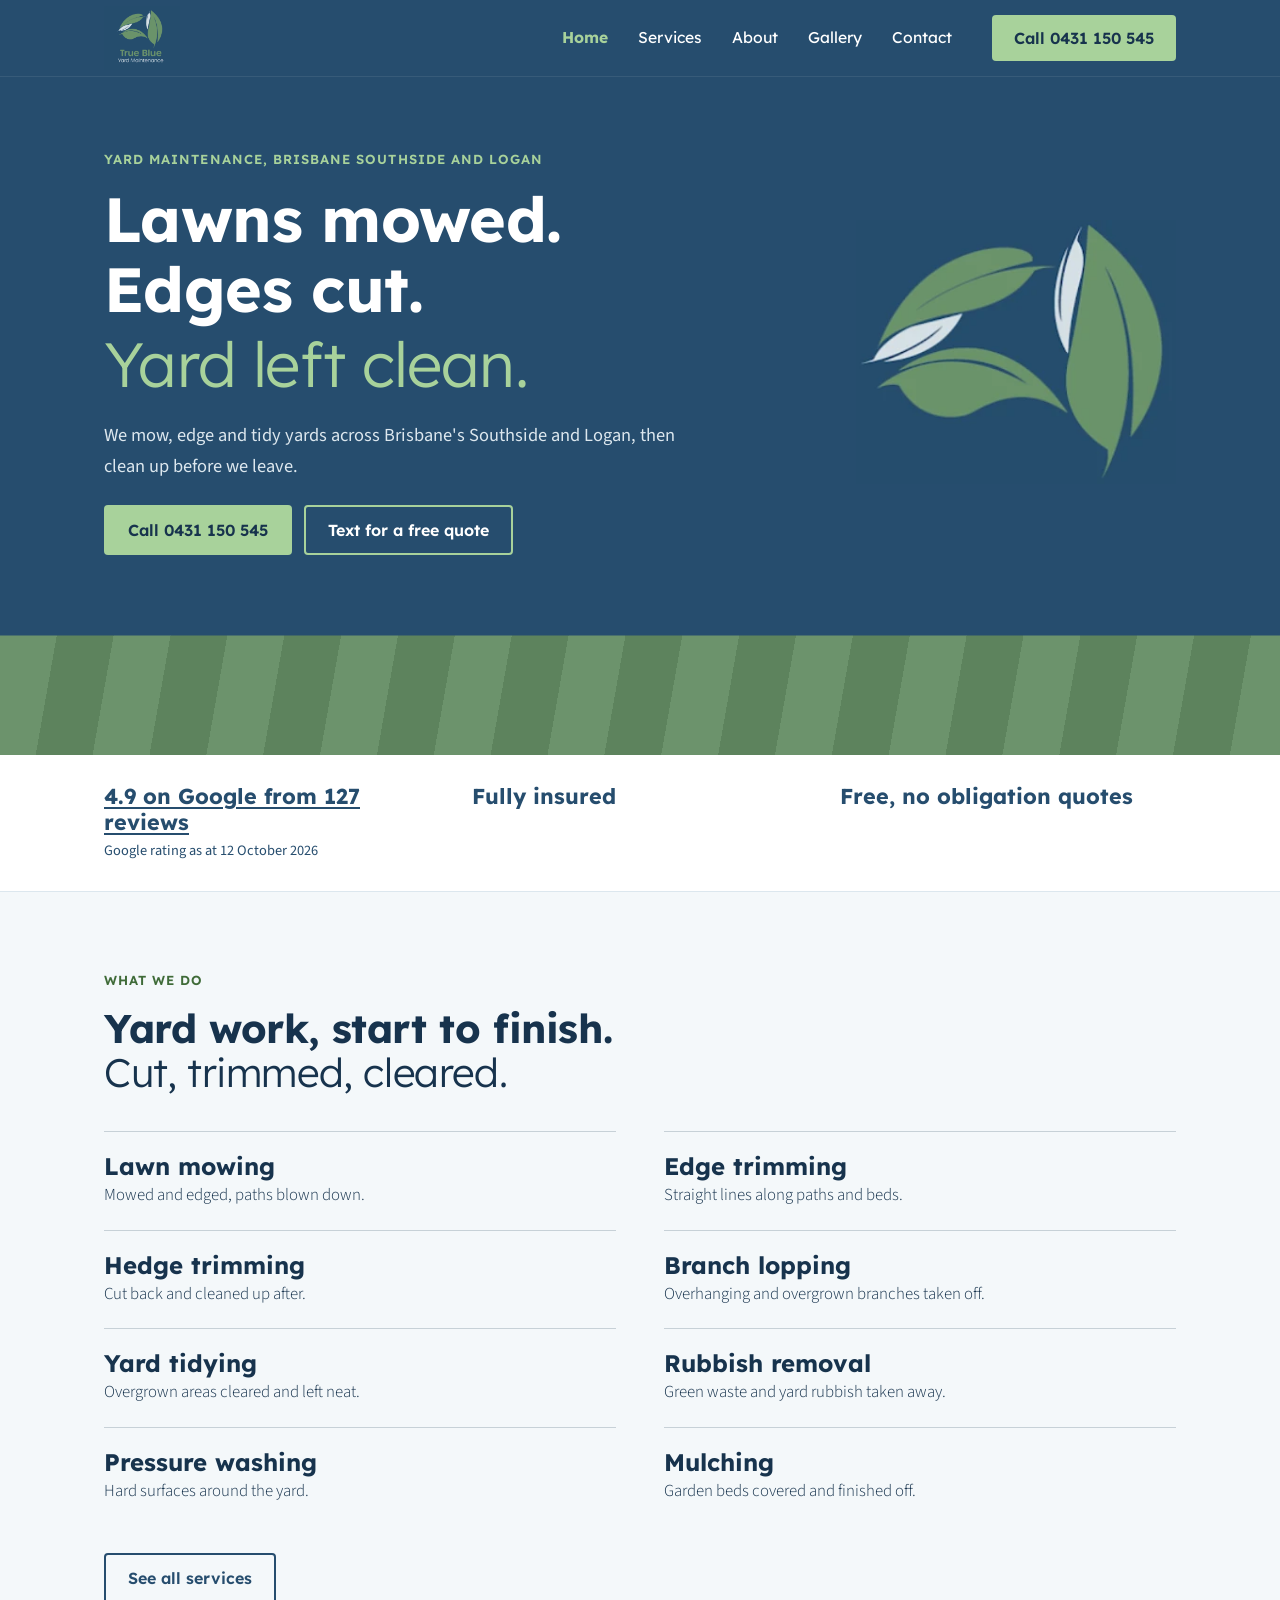
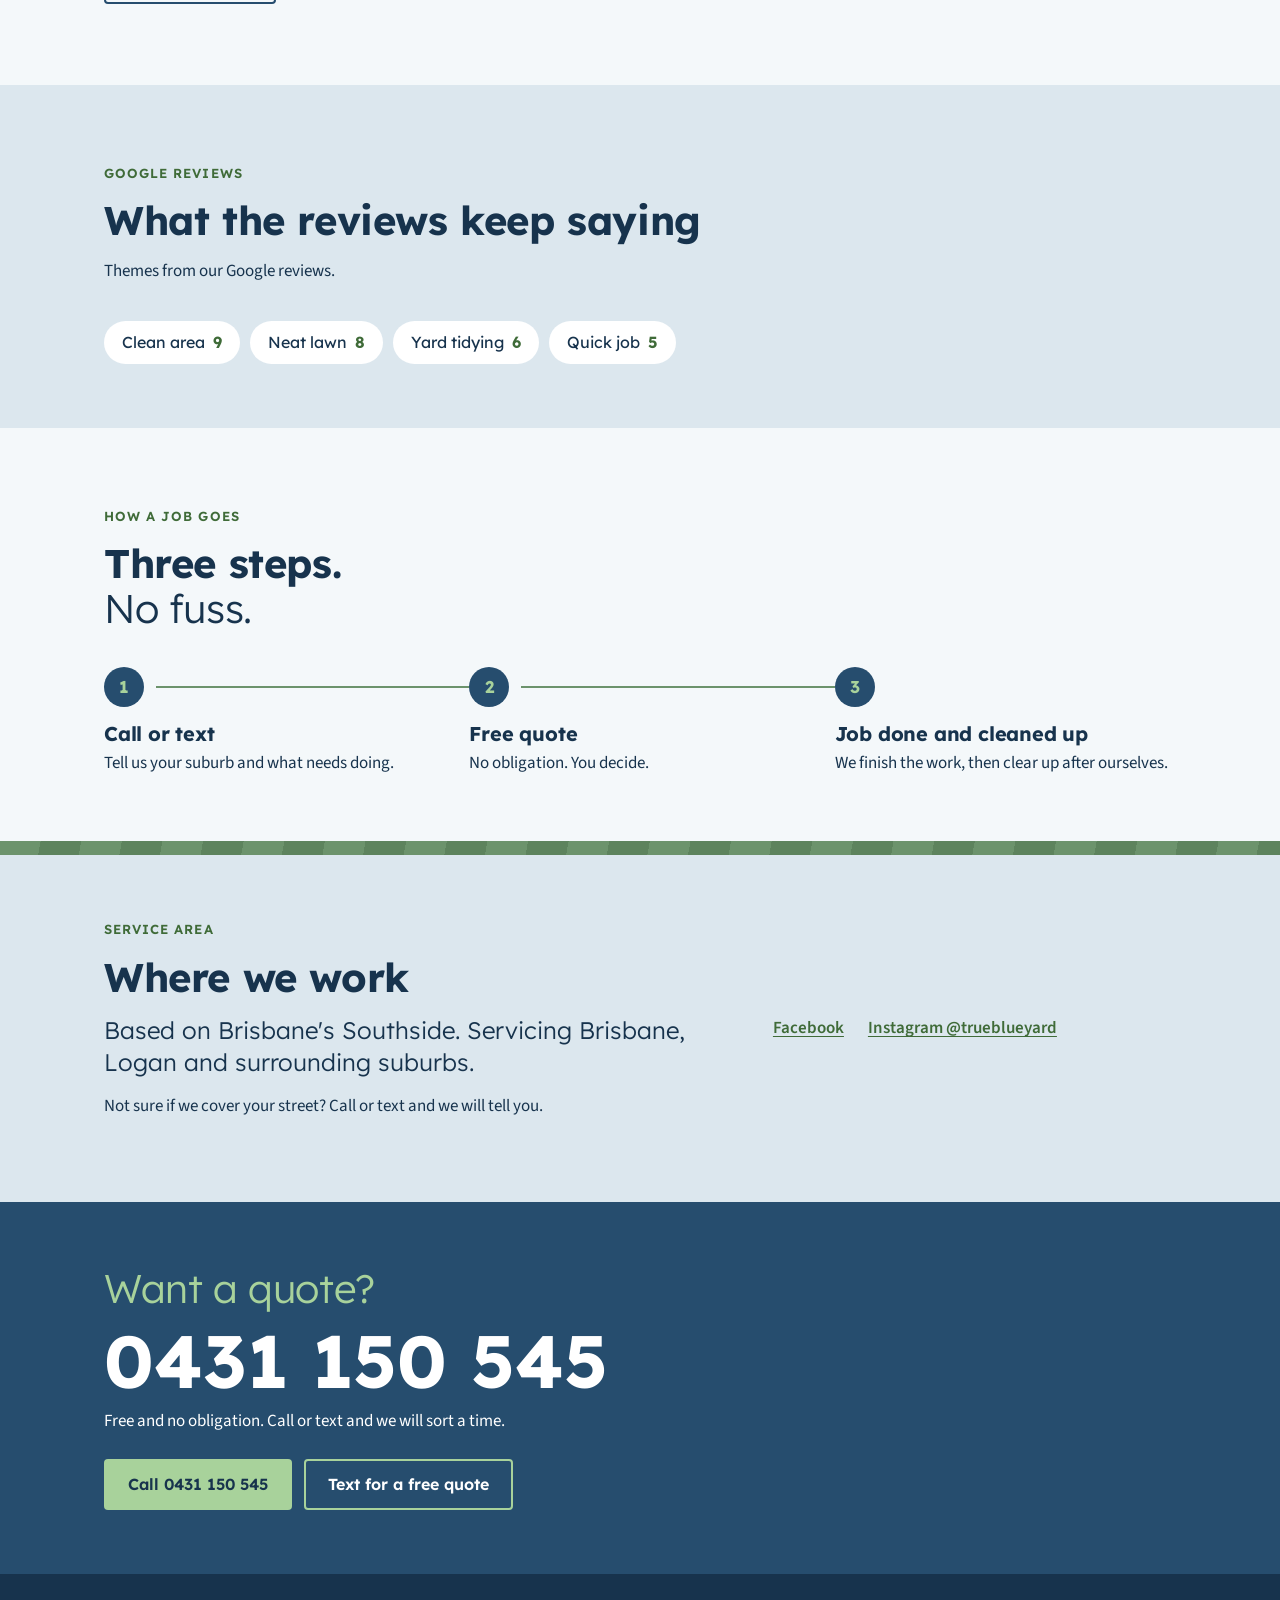
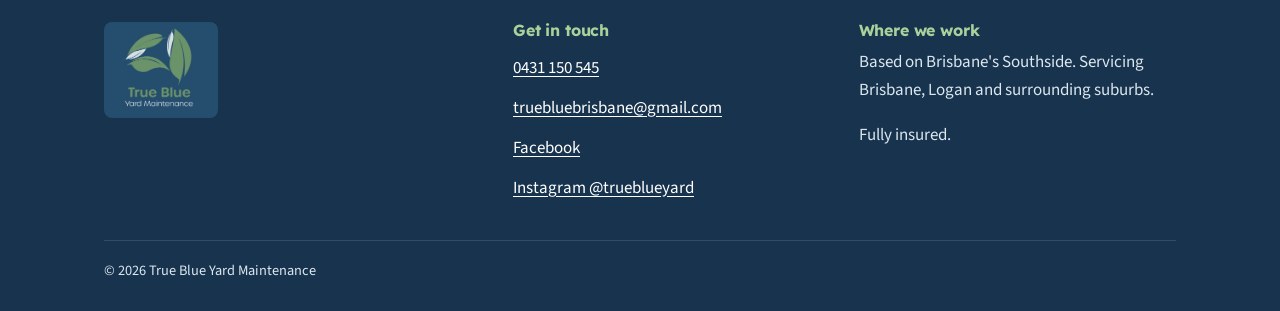
<file: index.html>
<!doctype html>
<html lang="en-AU">
<head>
<meta charset="utf-8">
<meta name="viewport" content="width=device-width, initial-scale=1">
<title>True Blue Yard Maintenance | Lawn and Yard Care, Brisbane and Logan</title>
<meta name="description" content="Lawn mowing, edging, hedge trimming and yard clean ups on Brisbane's Southside and in Logan. Fully insured, free no obligation quotes, 4.9 on Google.">
<meta property="og:type" content="website">
<meta property="og:title" content="True Blue Yard Maintenance | Lawn and Yard Care, Brisbane and Logan">
<meta property="og:description" content="Lawn mowing, edging, hedge trimming and yard clean ups on Brisbane's Southside and in Logan. Fully insured, free no obligation quotes, 4.9 on Google.">
<meta property="og:image" content="images/og-image.jpg">
<meta property="og:locale" content="en_AU">
<meta name="twitter:card" content="summary_large_image">
<meta name="twitter:title" content="True Blue Yard Maintenance | Lawn and Yard Care, Brisbane and Logan">
<meta name="twitter:description" content="Lawn mowing, edging, hedge trimming and yard clean ups on Brisbane's Southside and in Logan. Fully insured, free no obligation quotes, 4.9 on Google.">
<meta name="twitter:image" content="images/og-image.jpg">
<meta name="theme-color" content="#264d6e">
<link rel="icon" type="image/png" href="images/favicon.png">
<link rel="preconnect" href="https://fonts.googleapis.com">
<link rel="preconnect" href="https://fonts.gstatic.com" crossorigin>
<link href="https://fonts.googleapis.com/css2?family=Lexend:wght@300;700&amp;family=Source+Sans+3:wght@400;600&amp;display=swap" rel="stylesheet">
<link rel="stylesheet" href="styles.css">
<script type="application/ld+json">
{
  "@context": "https://schema.org",
  "@type": "LocalBusiness",
  "name": "True Blue Yard Maintenance",
  "telephone": "+61431150545",
  "email": "truebluebrisbane@gmail.com",
  "sameAs": [
    "https://www.facebook.com/TrueBlueYardMaintenance/",
    "https://www.instagram.com/trueblueyard/"
  ],
  "areaServed": [
    {
      "@type": "City",
      "name": "Brisbane"
    },
    {
      "@type": "City",
      "name": "Logan"
    }
  ],
  "description": "Lawn and yard maintenance on Brisbane's Southside and in Logan."
}
</script>
<script src="main.js" defer></script>
</head>
<body>
<a class="skip-link" href="#main">Skip to content</a>
<header class="site-header">
  <div class="wrap header-inner">
    <a class="brand" href="index.html" aria-label="True Blue Yard Maintenance, home">
      <picture>
        <source srcset="images/true-blue-yard-maintenance-logo.webp" type="image/webp">
        <img src="images/true-blue-yard-maintenance-logo.png" alt="True Blue Yard Maintenance logo: five leaves in a circle on navy" width="536" height="450">
      </picture>
    </a>
    <button class="nav-toggle" type="button" aria-expanded="false" aria-controls="site-nav" aria-label="Menu"><span class="nav-toggle-bars"></span></button>
    <a class="btn btn-primary header-call" href="tel:+61431150545">Call 0431 150 545</a>
    <nav class="site-nav" id="site-nav" aria-label="Main">
      <ul>
        <li><a href="index.html">Home</a></li>
        <li><a href="services.html">Services</a></li>
        <li><a href="about.html">About</a></li>
        <li><a href="gallery.html">Gallery</a></li>
        <li><a href="contact.html">Contact</a></li>
      </ul>
    </nav>
  </div>
</header>
<main id="main">
<section class="hero on-navy">
  <div class="wrap hero-inner">
    <div>
      <p class="eyebrow">Yard maintenance, Brisbane Southside and Logan</p>
      <h1><span class="heavy">Lawns mowed. Edges cut.</span><span class="light">Yard left clean.</span></h1>
      <p class="subline">We mow, edge and tidy yards across Brisbane's Southside and Logan, then clean up before we leave.</p>
      <div class="btn-row">
        <a class="btn btn-primary" href="tel:+61431150545">Call 0431 150 545</a>
        <a class="btn btn-outline" href="sms:+61431150545">Text for a free quote</a>
      </div>
    </div>
    <div class="hero-mark">
      <picture>
        <source srcset="images/true-blue-leaf-mark.webp" type="image/webp">
        <img src="images/true-blue-leaf-mark.png" alt="True Blue leaf mark: five leaves arranged in a loose circle" width="340" height="280">
      </picture>
    </div>
  </div>
  <div class="stripes" aria-hidden="true"></div>
</section>

<section class="proof" aria-label="Key facts">
  <div class="wrap proof-grid">
    <div class="proof-item">
      <span class="proof-big"><a href="https://www.google.com/maps/search/?api=1&query=True+Blue+Yard+Maintenance+Brisbane" target="_blank" rel="noopener noreferrer">4.9 on Google from 127 reviews</a></span>
      <span class="proof-small">Google rating as at 12 October 2026</span>
    </div>
    <div class="proof-item"><span class="proof-big">Fully insured</span></div>
    <div class="proof-item"><span class="proof-big">Free, no obligation quotes</span></div>
  </div>
</section>

<section class="section on-light" aria-labelledby="do-h">
  <div class="wrap">
    <div class="section-head reveal">
      <p class="eyebrow">What we do</p>
      <h2 id="do-h"><span class="heavy">Yard work, start to finish.</span><span class="light">Cut, trimmed, cleared.</span></h2>
    </div>
    <ul class="service-index reveal">
      <li><strong>Lawn mowing</strong><span>Mowed and edged, paths blown down.</span></li>
      <li><strong>Edge trimming</strong><span>Straight lines along paths and beds.</span></li>
      <li><strong>Hedge trimming</strong><span>Cut back and cleaned up after.</span></li>
      <li><strong>Branch lopping</strong><span>Overhanging and overgrown branches taken off.</span></li>
      <li><strong>Yard tidying</strong><span>Overgrown areas cleared and left neat.</span></li>
      <li><strong>Rubbish removal</strong><span>Green waste and yard rubbish taken away.</span></li>
      <li><strong>Pressure washing</strong><span>Hard surfaces around the yard.</span></li>
      <li><strong>Mulching</strong><span>Garden beds covered and finished off.</span></li>
    </ul>
    <p class="more-link"><a class="btn btn-line" href="services.html">See all services</a></p>
  </div>
</section>

<section class="section section-mist on-light" aria-labelledby="rev-h">
  <div class="wrap">
    <div class="section-head reveal">
      <p class="eyebrow dark">Google reviews</p>
      <h2 id="rev-h"><span class="heavy">What the reviews keep saying</span></h2>
      <p>Themes from our Google reviews.</p>
    </div>
    <ul class="chips small reveal">
      <li>Clean area <b>9</b></li>
      <li>Neat lawn <b>8</b></li>
      <li>Yard tidying <b>6</b></li>
      <li>Quick job <b>5</b></li>
    </ul>
  </div>
</section>

<section class="section on-light" aria-labelledby="job-h">
  <div class="wrap">
    <div class="section-head reveal">
      <p class="eyebrow">How a job goes</p>
      <h2 id="job-h"><span class="heavy">Three steps.</span><span class="light">No fuss.</span></h2>
    </div>
    <ol class="steps reveal">
      <li data-step="1"><h3>Call or text</h3><p>Tell us your suburb and what needs doing.</p></li>
      <li data-step="2"><h3>Free quote</h3><p>No obligation. You decide.</p></li>
      <li data-step="3"><h3>Job done and cleaned up</h3><p>We finish the work, then clear up after ourselves.</p></li>
    </ol>
  </div>
</section>

<span class="edge" aria-hidden="true"></span>
<section class="section section-mist on-light" aria-labelledby="area-h">
  <div class="wrap area reveal">
    <div>
      <p class="eyebrow dark">Service area</p>
      <h2 id="area-h"><span class="heavy">Where we work</span></h2>
      <p class="big">Based on Brisbane's Southside. Servicing Brisbane, Logan and surrounding suburbs.</p>
      <p>Not sure if we cover your street? Call or text and we will tell you.</p>
    </div>
    <ul class="social-list">
      <li><a href="https://www.facebook.com/TrueBlueYardMaintenance/" target="_blank" rel="noopener noreferrer">Facebook</a></li>
      <li><a href="https://www.instagram.com/trueblueyard/" target="_blank" rel="noopener noreferrer">Instagram @trueblueyard</a></li>
    </ul>
  </div>
</section>

<section class="call-band on-navy" aria-labelledby="quote-h">
  <div class="wrap reveal">
    <h2 id="quote-h">Want a quote?</h2>
    <a class="phone-huge" href="tel:+61431150545">0431 150 545</a>
    <p>Free and no obligation. Call or text and we will sort a time.</p>
    <div class="btn-row">
      <a class="btn btn-primary" href="tel:+61431150545">Call 0431 150 545</a>
      <a class="btn btn-outline" href="sms:+61431150545">Text for a free quote</a>
    </div>
  </div>
</section>
</main>
<footer class="site-footer">
  <div class="wrap">
    <div class="footer-grid">
      <div>
        <picture>
          <source srcset="images/true-blue-yard-maintenance-logo.webp" type="image/webp">
          <img src="images/true-blue-yard-maintenance-logo.png" alt="True Blue Yard Maintenance logo" width="536" height="450" loading="lazy">
        </picture>
      </div>
      <div>
        <h2>Get in touch</h2>
        <ul>
          <li><a href="tel:+61431150545">0431 150 545</a></li>
          <li><a href="mailto:truebluebrisbane@gmail.com?subject=Quote%20request">truebluebrisbane@gmail.com</a></li>
          <li><a href="https://www.facebook.com/TrueBlueYardMaintenance/" target="_blank" rel="noopener noreferrer">Facebook</a></li>
          <li><a href="https://www.instagram.com/trueblueyard/" target="_blank" rel="noopener noreferrer">Instagram @trueblueyard</a></li>
        </ul>
      </div>
      <div>
        <h2>Where we work</h2>
        <p>Based on Brisbane's Southside. Servicing Brisbane, Logan and surrounding suburbs.</p>
        <p>Fully insured.</p>
      </div>
    </div>
    <div class="footer-base">&copy; 2026 True Blue Yard Maintenance</div>
  </div>
</footer>
</body>
</html>
</file>
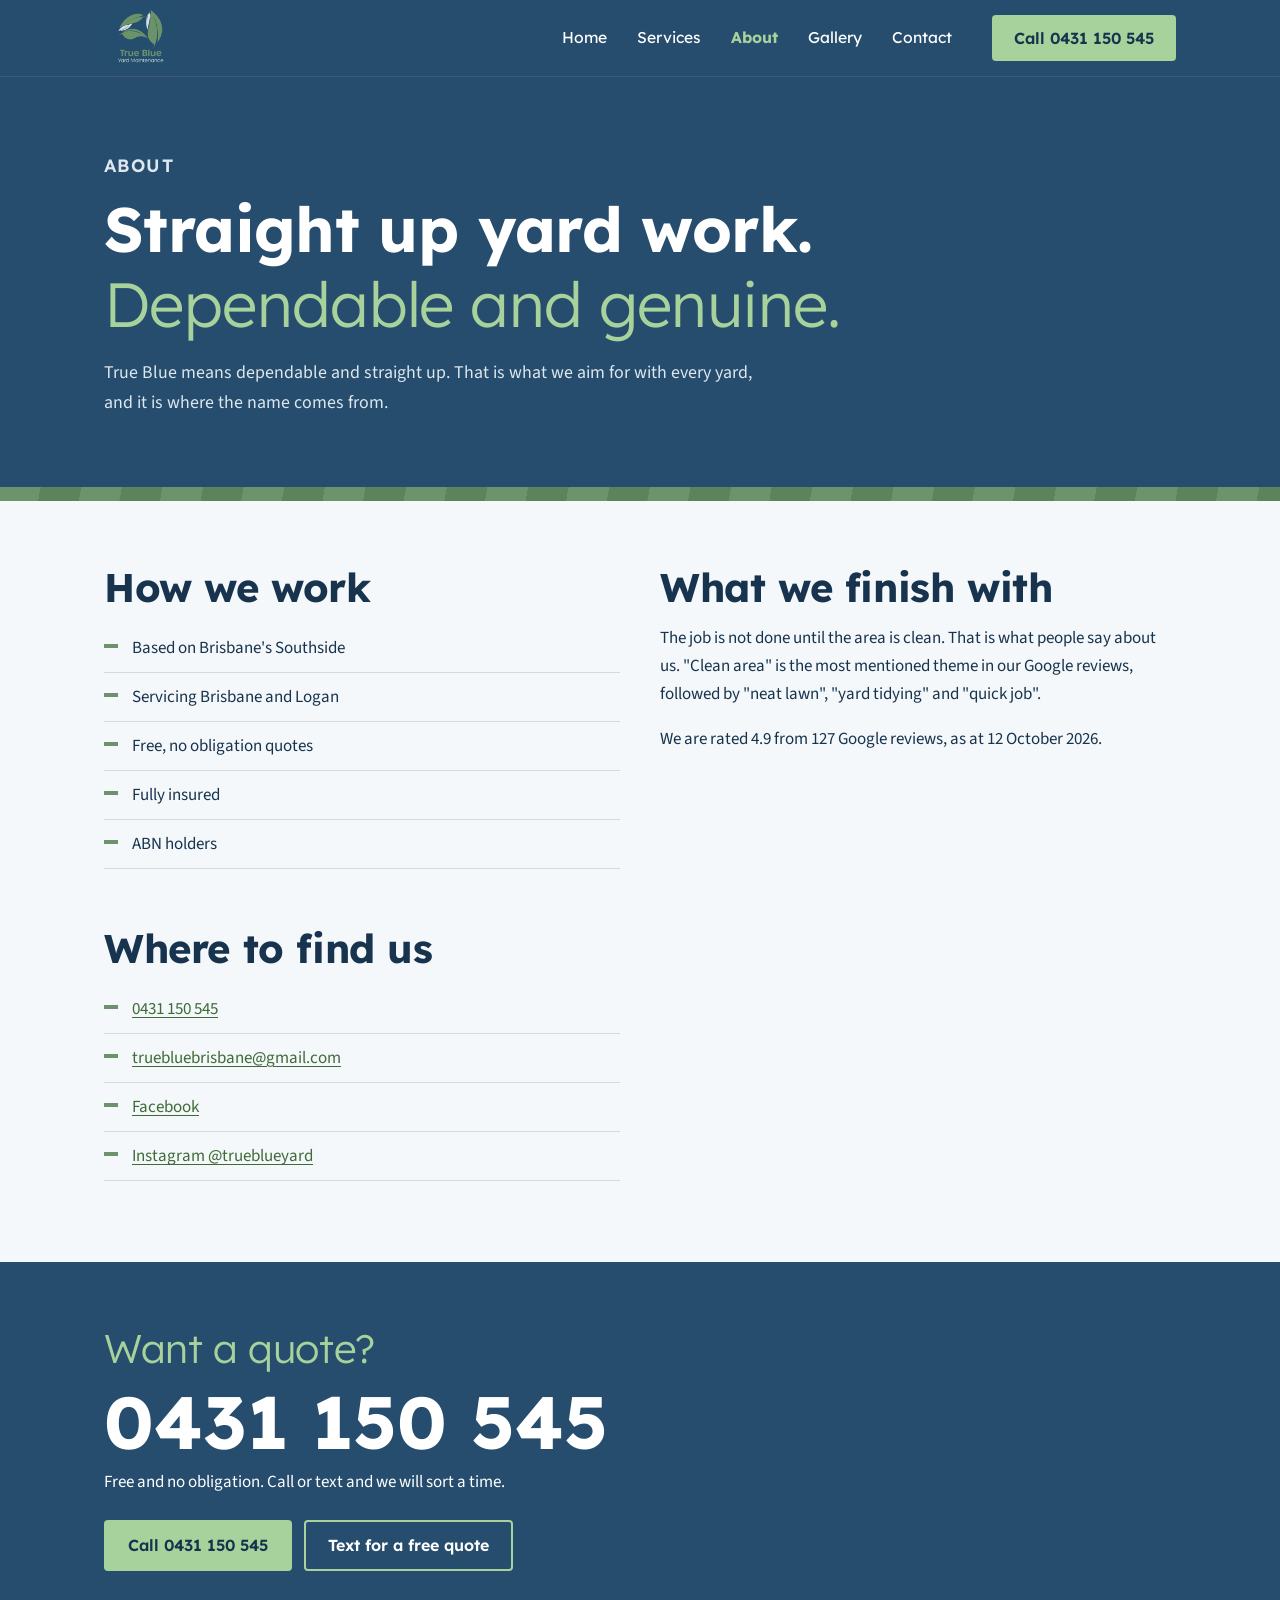
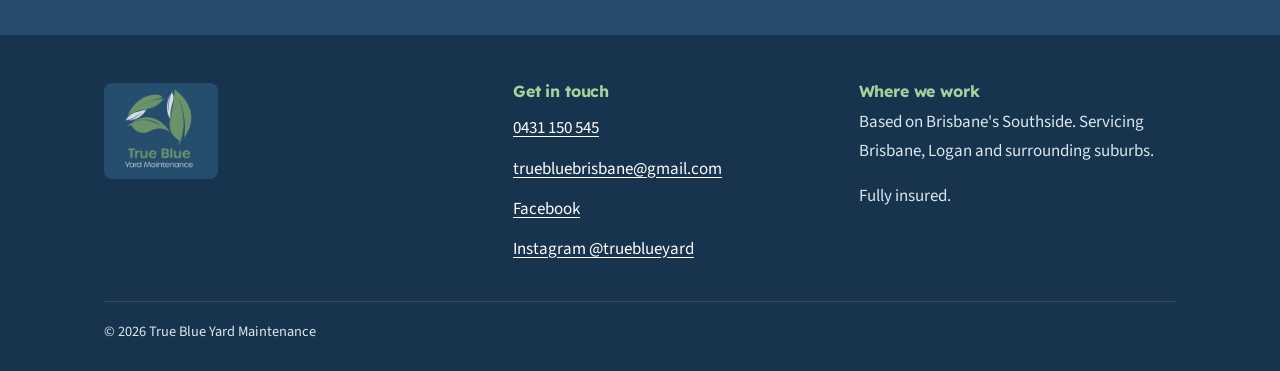
<file: about.html>
<!doctype html>
<html lang="en-AU">
<head>
<meta charset="utf-8">
<meta name="viewport" content="width=device-width, initial-scale=1">
<title>About True Blue Yard Maintenance | Brisbane Southside and Logan</title>
<meta name="description" content="True Blue Yard Maintenance is a fully insured yard crew on Brisbane's Southside, servicing Brisbane and Logan. Free quotes, and the area left clean.">
<meta property="og:type" content="website">
<meta property="og:title" content="About True Blue Yard Maintenance | Brisbane Southside and Logan">
<meta property="og:description" content="True Blue Yard Maintenance is a fully insured yard crew on Brisbane's Southside, servicing Brisbane and Logan. Free quotes, and the area left clean.">
<meta property="og:image" content="images/og-image.jpg">
<meta property="og:locale" content="en_AU">
<meta name="twitter:card" content="summary_large_image">
<meta name="twitter:title" content="About True Blue Yard Maintenance | Brisbane Southside and Logan">
<meta name="twitter:description" content="True Blue Yard Maintenance is a fully insured yard crew on Brisbane's Southside, servicing Brisbane and Logan. Free quotes, and the area left clean.">
<meta name="twitter:image" content="images/og-image.jpg">
<meta name="theme-color" content="#264d6e">
<link rel="icon" type="image/png" href="images/favicon.png">
<link rel="preconnect" href="https://fonts.googleapis.com">
<link rel="preconnect" href="https://fonts.gstatic.com" crossorigin>
<link href="https://fonts.googleapis.com/css2?family=Lexend:wght@300;700&amp;family=Source+Sans+3:wght@400;600&amp;display=swap" rel="stylesheet">
<link rel="stylesheet" href="styles.css">
<script src="main.js" defer></script>
</head>
<body>
<a class="skip-link" href="#main">Skip to content</a>
<header class="site-header">
  <div class="wrap header-inner">
    <a class="brand" href="index.html" aria-label="True Blue Yard Maintenance, home">
      <picture>
        <source srcset="images/true-blue-yard-maintenance-logo.webp" type="image/webp">
        <img src="images/true-blue-yard-maintenance-logo.png" alt="True Blue Yard Maintenance logo: five leaves in a circle on navy" width="536" height="450">
      </picture>
    </a>
    <button class="nav-toggle" type="button" aria-expanded="false" aria-controls="site-nav" aria-label="Menu"><span class="nav-toggle-bars"></span></button>
    <a class="btn btn-primary header-call" href="tel:+61431150545">Call 0431 150 545</a>
    <nav class="site-nav" id="site-nav" aria-label="Main">
      <ul>
        <li><a href="index.html">Home</a></li>
        <li><a href="services.html">Services</a></li>
        <li><a href="about.html">About</a></li>
        <li><a href="gallery.html">Gallery</a></li>
        <li><a href="contact.html">Contact</a></li>
      </ul>
    </nav>
  </div>
</header>
<main id="main">
<section class="page-hero on-navy">
  <div class="wrap">
    <p class="eyebrow">About</p>
    <h1><span class="heavy">Straight up yard work.</span><span class="light">Dependable and genuine.</span></h1>
    <p>True Blue means dependable and straight up. That is what we aim for with every yard, and it is where the name comes from.</p>
  </div>
</section>
<span class="edge" aria-hidden="true"></span>
<section class="section on-light">
  <div class="wrap about-grid">
    <div class="about-block reveal">
      <h2>How we work</h2>
      <ul class="fact-list">
        <li>Based on Brisbane's Southside</li>
        <li>Servicing Brisbane and Logan</li>
        <li>Free, no obligation quotes</li>
        <li>Fully insured</li>
        <li>ABN holders</li>
      </ul>
    </div>
    <div class="about-block reveal">
      <h2>What we finish with</h2>
      <p>The job is not done until the area is clean. That is what people say about us. "Clean area" is the most mentioned theme in our Google reviews, followed by "neat lawn", "yard tidying" and "quick job".</p>
      <p>We are rated 4.9 from 127 Google reviews, as at 12 October 2026.</p>
    </div>
    <div class="about-block reveal">
      <h2>Where to find us</h2>
      <ul class="fact-list">
        <li><a href="tel:+61431150545">0431 150 545</a></li>
        <li><a href="mailto:truebluebrisbane@gmail.com?subject=Quote%20request">truebluebrisbane@gmail.com</a></li>
        <li><a href="https://www.facebook.com/TrueBlueYardMaintenance/" target="_blank" rel="noopener noreferrer">Facebook</a></li>
        <li><a href="https://www.instagram.com/trueblueyard/" target="_blank" rel="noopener noreferrer">Instagram @trueblueyard</a></li>
      </ul>
    </div>
  </div>
</section>
<section class="call-band on-navy" aria-labelledby="quote-h">
  <div class="wrap reveal">
    <h2 id="quote-h">Want a quote?</h2>
    <a class="phone-huge" href="tel:+61431150545">0431 150 545</a>
    <p>Free and no obligation. Call or text and we will sort a time.</p>
    <div class="btn-row">
      <a class="btn btn-primary" href="tel:+61431150545">Call 0431 150 545</a>
      <a class="btn btn-outline" href="sms:+61431150545">Text for a free quote</a>
    </div>
  </div>
</section>
</main>
<footer class="site-footer">
  <div class="wrap">
    <div class="footer-grid">
      <div>
        <picture>
          <source srcset="images/true-blue-yard-maintenance-logo.webp" type="image/webp">
          <img src="images/true-blue-yard-maintenance-logo.png" alt="True Blue Yard Maintenance logo" width="536" height="450" loading="lazy">
        </picture>
      </div>
      <div>
        <h2>Get in touch</h2>
        <ul>
          <li><a href="tel:+61431150545">0431 150 545</a></li>
          <li><a href="mailto:truebluebrisbane@gmail.com?subject=Quote%20request">truebluebrisbane@gmail.com</a></li>
          <li><a href="https://www.facebook.com/TrueBlueYardMaintenance/" target="_blank" rel="noopener noreferrer">Facebook</a></li>
          <li><a href="https://www.instagram.com/trueblueyard/" target="_blank" rel="noopener noreferrer">Instagram @trueblueyard</a></li>
        </ul>
      </div>
      <div>
        <h2>Where we work</h2>
        <p>Based on Brisbane's Southside. Servicing Brisbane, Logan and surrounding suburbs.</p>
        <p>Fully insured.</p>
      </div>
    </div>
    <div class="footer-base">&copy; 2026 True Blue Yard Maintenance</div>
  </div>
</footer>
</body>
</html>
</file>
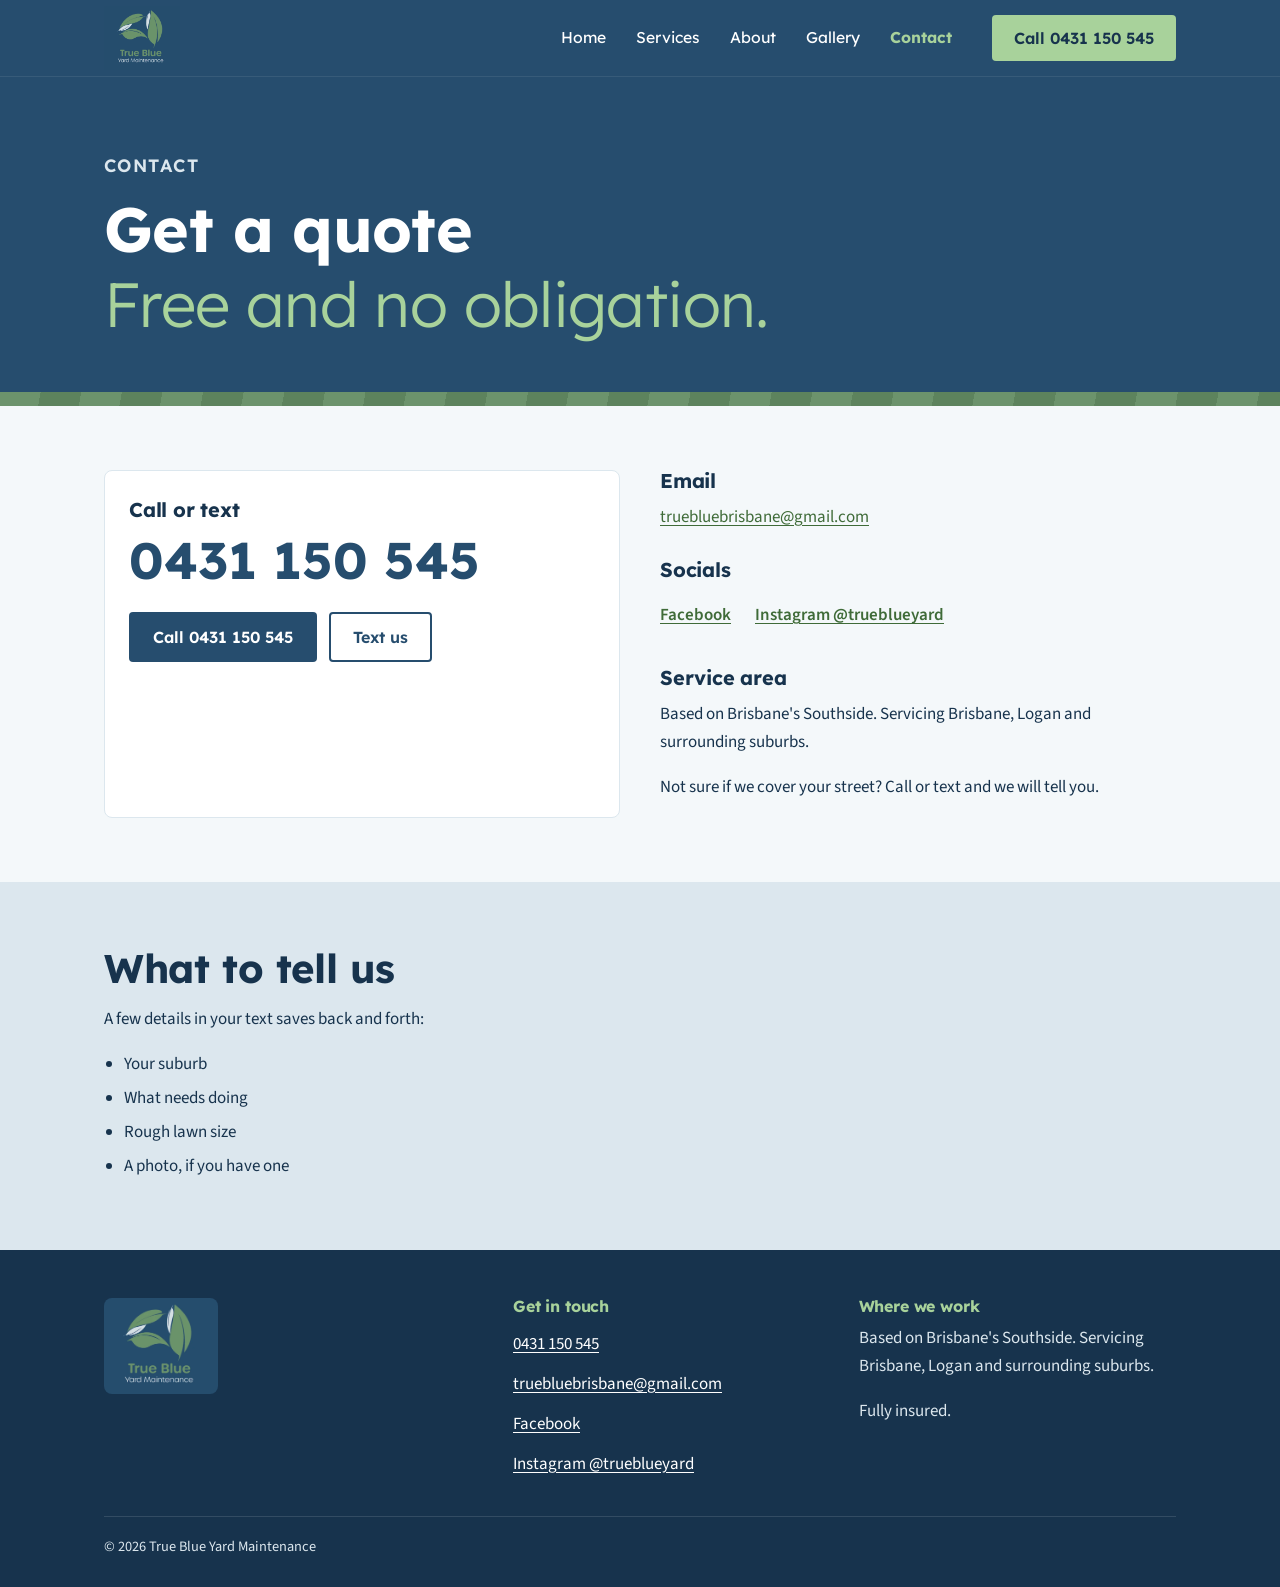
<file: contact.html>
<!doctype html>
<html lang="en-AU">
<head>
<meta charset="utf-8">
<meta name="viewport" content="width=device-width, initial-scale=1">
<title>Get a Quote | True Blue Yard Maintenance, Brisbane and Logan</title>
<meta name="description" content="Call or text True Blue Yard Maintenance for a free, no obligation quote on lawn mowing and yard work in Brisbane's Southside and Logan.">
<meta property="og:type" content="website">
<meta property="og:title" content="Get a Quote | True Blue Yard Maintenance, Brisbane and Logan">
<meta property="og:description" content="Call or text True Blue Yard Maintenance for a free, no obligation quote on lawn mowing and yard work in Brisbane's Southside and Logan.">
<meta property="og:image" content="images/og-image.jpg">
<meta property="og:locale" content="en_AU">
<meta name="twitter:card" content="summary_large_image">
<meta name="twitter:title" content="Get a Quote | True Blue Yard Maintenance, Brisbane and Logan">
<meta name="twitter:description" content="Call or text True Blue Yard Maintenance for a free, no obligation quote on lawn mowing and yard work in Brisbane's Southside and Logan.">
<meta name="twitter:image" content="images/og-image.jpg">
<meta name="theme-color" content="#264d6e">
<link rel="icon" type="image/png" href="images/favicon.png">
<link rel="preconnect" href="https://fonts.googleapis.com">
<link rel="preconnect" href="https://fonts.gstatic.com" crossorigin>
<link href="https://fonts.googleapis.com/css2?family=Lexend:wght@300;700&amp;family=Source+Sans+3:wght@400;600&amp;display=swap" rel="stylesheet">
<link rel="stylesheet" href="styles.css">
<script src="main.js" defer></script>
</head>
<body>
<a class="skip-link" href="#main">Skip to content</a>
<header class="site-header">
  <div class="wrap header-inner">
    <a class="brand" href="index.html" aria-label="True Blue Yard Maintenance, home">
      <picture>
        <source srcset="images/true-blue-yard-maintenance-logo.webp" type="image/webp">
        <img src="images/true-blue-yard-maintenance-logo.png" alt="True Blue Yard Maintenance logo: five leaves in a circle on navy" width="536" height="450">
      </picture>
    </a>
    <button class="nav-toggle" type="button" aria-expanded="false" aria-controls="site-nav" aria-label="Menu"><span class="nav-toggle-bars"></span></button>
    <a class="btn btn-primary header-call" href="tel:+61431150545">Call 0431 150 545</a>
    <nav class="site-nav" id="site-nav" aria-label="Main">
      <ul>
        <li><a href="index.html">Home</a></li>
        <li><a href="services.html">Services</a></li>
        <li><a href="about.html">About</a></li>
        <li><a href="gallery.html">Gallery</a></li>
        <li><a href="contact.html">Contact</a></li>
      </ul>
    </nav>
  </div>
</header>
<main id="main">
<section class="page-hero on-navy">
  <div class="wrap">
    <p class="eyebrow">Contact</p>
    <h1><span class="heavy">Get a quote</span><span class="light">Free and no obligation.</span></h1>
  </div>
</section>
<span class="edge" aria-hidden="true"></span>
<section class="section on-light">
  <div class="wrap contact-grid">
    <div class="contact-card reveal">
      <h2>Call or text</h2>
      <a class="phone-huge" href="tel:+61431150545">0431 150 545</a>
      <div class="btn-row">
        <a class="btn btn-dark" href="tel:+61431150545">Call 0431 150 545</a>
        <a class="btn btn-line" href="sms:+61431150545">Text us</a>
      </div>
    </div>
    <div class="reveal">
      <h2 class="h-sm">Email</h2>
      <p><a href="mailto:truebluebrisbane@gmail.com?subject=Quote%20request">truebluebrisbane@gmail.com</a></p>
      <h2 class="h-sm h-gap">Socials</h2>
      <ul class="social-list">
        <li><a href="https://www.facebook.com/TrueBlueYardMaintenance/" target="_blank" rel="noopener noreferrer">Facebook</a></li>
        <li><a href="https://www.instagram.com/trueblueyard/" target="_blank" rel="noopener noreferrer">Instagram @trueblueyard</a></li>
      </ul>
      <h2 class="h-sm h-gap">Service area</h2>
      <p>Based on Brisbane's Southside. Servicing Brisbane, Logan and surrounding suburbs.</p>
      <p>Not sure if we cover your street? Call or text and we will tell you.</p>
    </div>
  </div>
</section>
<section class="section section-mist on-light">
  <div class="wrap reveal">
    <h2 class="h-mb">What to tell us</h2>
    <p>A few details in your text saves back and forth:</p>
    <ul class="checklist">
      <li>Your suburb</li>
      <li>What needs doing</li>
      <li>Rough lawn size</li>
      <li>A photo, if you have one</li>
    </ul>
  </div>
</section>
</main>
<footer class="site-footer">
  <div class="wrap">
    <div class="footer-grid">
      <div>
        <picture>
          <source srcset="images/true-blue-yard-maintenance-logo.webp" type="image/webp">
          <img src="images/true-blue-yard-maintenance-logo.png" alt="True Blue Yard Maintenance logo" width="536" height="450" loading="lazy">
        </picture>
      </div>
      <div>
        <h2>Get in touch</h2>
        <ul>
          <li><a href="tel:+61431150545">0431 150 545</a></li>
          <li><a href="mailto:truebluebrisbane@gmail.com?subject=Quote%20request">truebluebrisbane@gmail.com</a></li>
          <li><a href="https://www.facebook.com/TrueBlueYardMaintenance/" target="_blank" rel="noopener noreferrer">Facebook</a></li>
          <li><a href="https://www.instagram.com/trueblueyard/" target="_blank" rel="noopener noreferrer">Instagram @trueblueyard</a></li>
        </ul>
      </div>
      <div>
        <h2>Where we work</h2>
        <p>Based on Brisbane's Southside. Servicing Brisbane, Logan and surrounding suburbs.</p>
        <p>Fully insured.</p>
      </div>
    </div>
    <div class="footer-base">&copy; 2026 True Blue Yard Maintenance</div>
  </div>
</footer>
</body>
</html>
</file>
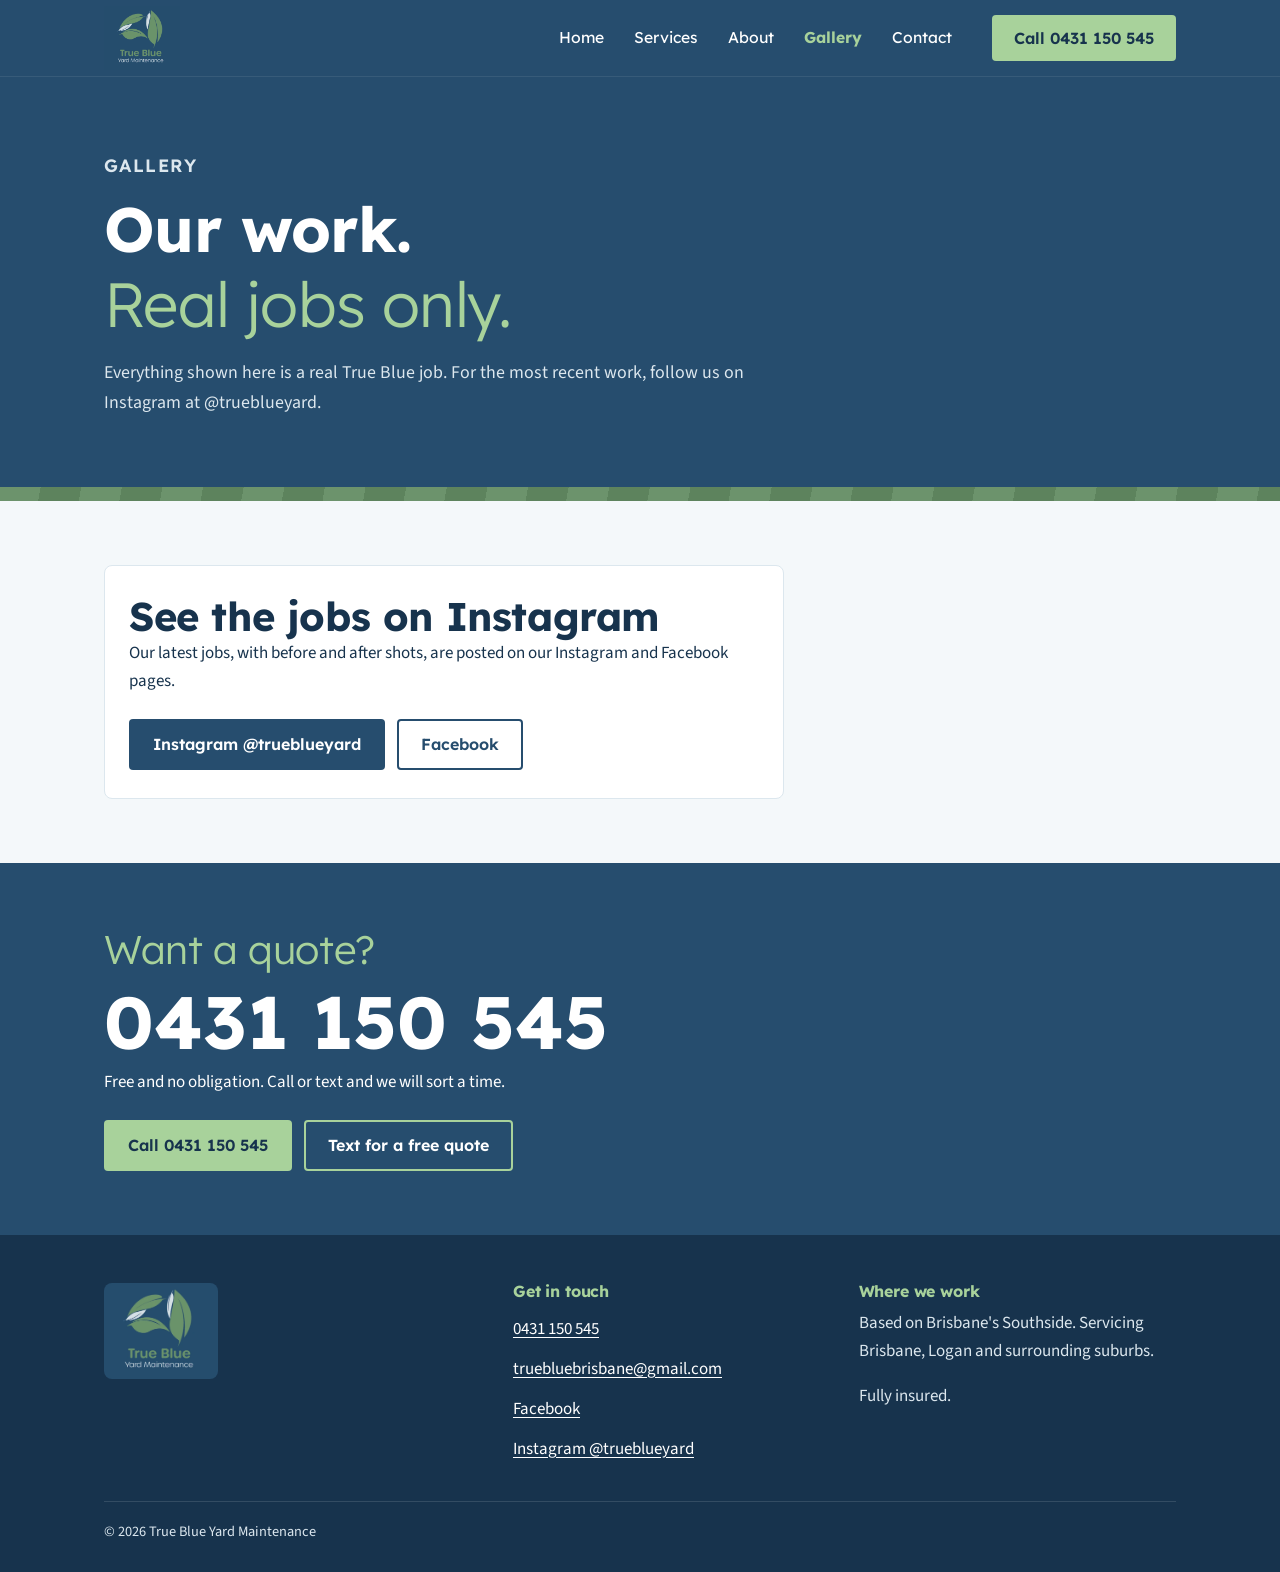
<file: gallery.html>
<!doctype html>
<html lang="en-AU">
<head>
<meta charset="utf-8">
<meta name="viewport" content="width=device-width, initial-scale=1">
<title>Gallery | True Blue Yard Maintenance, Brisbane and Logan</title>
<meta name="description" content="Recent lawn, hedge and yard clean up jobs by True Blue Yard Maintenance in Brisbane and Logan. More on Instagram @trueblueyard.">
<meta property="og:type" content="website">
<meta property="og:title" content="Gallery | True Blue Yard Maintenance, Brisbane and Logan">
<meta property="og:description" content="Recent lawn, hedge and yard clean up jobs by True Blue Yard Maintenance in Brisbane and Logan. More on Instagram @trueblueyard.">
<meta property="og:image" content="images/og-image.jpg">
<meta property="og:locale" content="en_AU">
<meta name="twitter:card" content="summary_large_image">
<meta name="twitter:title" content="Gallery | True Blue Yard Maintenance, Brisbane and Logan">
<meta name="twitter:description" content="Recent lawn, hedge and yard clean up jobs by True Blue Yard Maintenance in Brisbane and Logan. More on Instagram @trueblueyard.">
<meta name="twitter:image" content="images/og-image.jpg">
<meta name="theme-color" content="#264d6e">
<link rel="icon" type="image/png" href="images/favicon.png">
<link rel="preconnect" href="https://fonts.googleapis.com">
<link rel="preconnect" href="https://fonts.gstatic.com" crossorigin>
<link href="https://fonts.googleapis.com/css2?family=Lexend:wght@300;700&amp;family=Source+Sans+3:wght@400;600&amp;display=swap" rel="stylesheet">
<link rel="stylesheet" href="styles.css">
<script src="main.js" defer></script>
</head>
<body>
<a class="skip-link" href="#main">Skip to content</a>
<header class="site-header">
  <div class="wrap header-inner">
    <a class="brand" href="index.html" aria-label="True Blue Yard Maintenance, home">
      <picture>
        <source srcset="images/true-blue-yard-maintenance-logo.webp" type="image/webp">
        <img src="images/true-blue-yard-maintenance-logo.png" alt="True Blue Yard Maintenance logo: five leaves in a circle on navy" width="536" height="450">
      </picture>
    </a>
    <button class="nav-toggle" type="button" aria-expanded="false" aria-controls="site-nav" aria-label="Menu"><span class="nav-toggle-bars"></span></button>
    <a class="btn btn-primary header-call" href="tel:+61431150545">Call 0431 150 545</a>
    <nav class="site-nav" id="site-nav" aria-label="Main">
      <ul>
        <li><a href="index.html">Home</a></li>
        <li><a href="services.html">Services</a></li>
        <li><a href="about.html">About</a></li>
        <li><a href="gallery.html">Gallery</a></li>
        <li><a href="contact.html">Contact</a></li>
      </ul>
    </nav>
  </div>
</header>
<main id="main">
<section class="page-hero on-navy">
  <div class="wrap">
    <p class="eyebrow">Gallery</p>
    <h1><span class="heavy">Our work.</span><span class="light">Real jobs only.</span></h1>
    <p>Everything shown here is a real True Blue job. For the most recent work, follow us on Instagram at @trueblueyard.</p>
  </div>
</section>
<span class="edge" aria-hidden="true"></span>
<section class="section on-light">
  <div class="wrap">
    <div class="gallery-note">
      <h2>See the jobs on Instagram</h2>
      <p>Our latest jobs, with before and after shots, are posted on our Instagram and Facebook pages.</p>
      <div class="btn-row">
        <a class="btn btn-dark" href="https://www.instagram.com/trueblueyard/" target="_blank" rel="noopener noreferrer">Instagram @trueblueyard</a>
        <a class="btn btn-line" href="https://www.facebook.com/TrueBlueYardMaintenance/" target="_blank" rel="noopener noreferrer">Facebook</a>
      </div>
    </div>
  </div>
</section>
<section class="call-band on-navy" aria-labelledby="quote-h">
  <div class="wrap reveal">
    <h2 id="quote-h">Want a quote?</h2>
    <a class="phone-huge" href="tel:+61431150545">0431 150 545</a>
    <p>Free and no obligation. Call or text and we will sort a time.</p>
    <div class="btn-row">
      <a class="btn btn-primary" href="tel:+61431150545">Call 0431 150 545</a>
      <a class="btn btn-outline" href="sms:+61431150545">Text for a free quote</a>
    </div>
  </div>
</section>
</main>
<footer class="site-footer">
  <div class="wrap">
    <div class="footer-grid">
      <div>
        <picture>
          <source srcset="images/true-blue-yard-maintenance-logo.webp" type="image/webp">
          <img src="images/true-blue-yard-maintenance-logo.png" alt="True Blue Yard Maintenance logo" width="536" height="450" loading="lazy">
        </picture>
      </div>
      <div>
        <h2>Get in touch</h2>
        <ul>
          <li><a href="tel:+61431150545">0431 150 545</a></li>
          <li><a href="mailto:truebluebrisbane@gmail.com?subject=Quote%20request">truebluebrisbane@gmail.com</a></li>
          <li><a href="https://www.facebook.com/TrueBlueYardMaintenance/" target="_blank" rel="noopener noreferrer">Facebook</a></li>
          <li><a href="https://www.instagram.com/trueblueyard/" target="_blank" rel="noopener noreferrer">Instagram @trueblueyard</a></li>
        </ul>
      </div>
      <div>
        <h2>Where we work</h2>
        <p>Based on Brisbane's Southside. Servicing Brisbane, Logan and surrounding suburbs.</p>
        <p>Fully insured.</p>
      </div>
    </div>
    <div class="footer-base">&copy; 2026 True Blue Yard Maintenance</div>
  </div>
</footer>
</body>
</html>
</file>
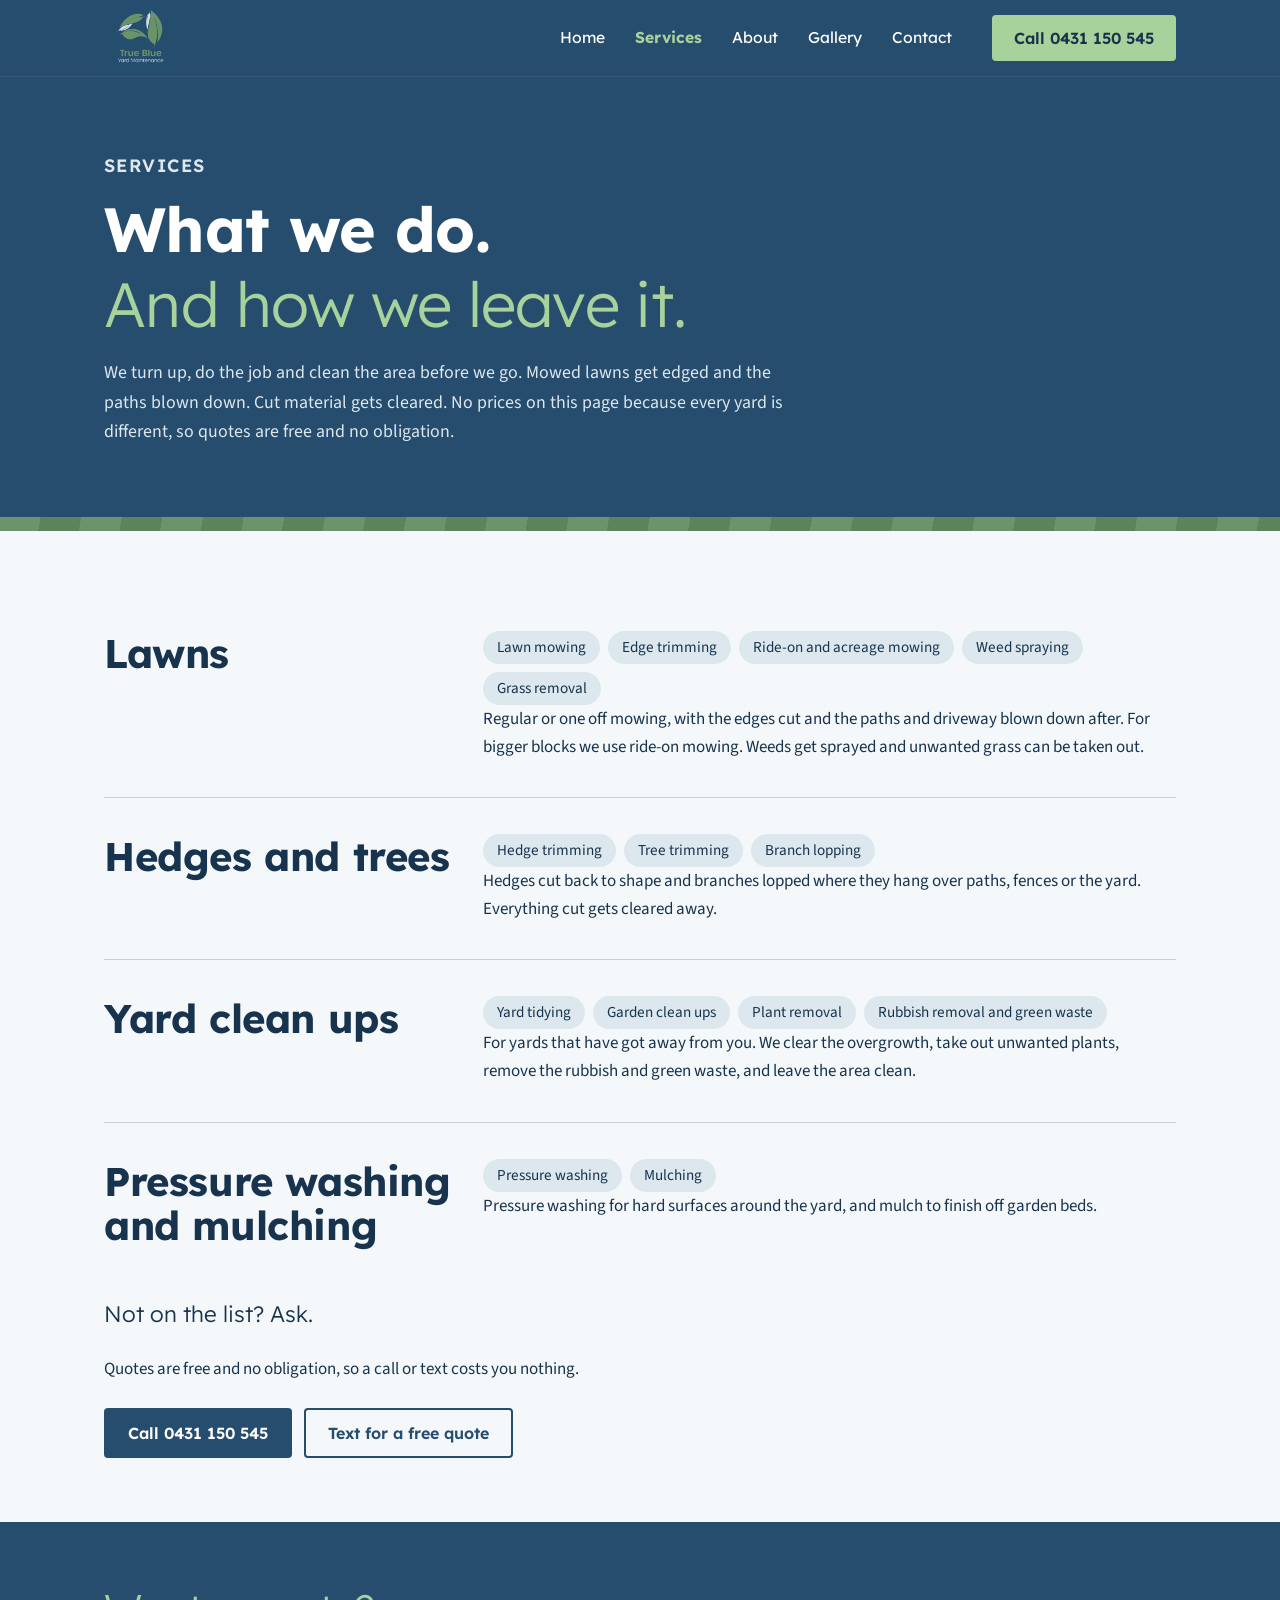
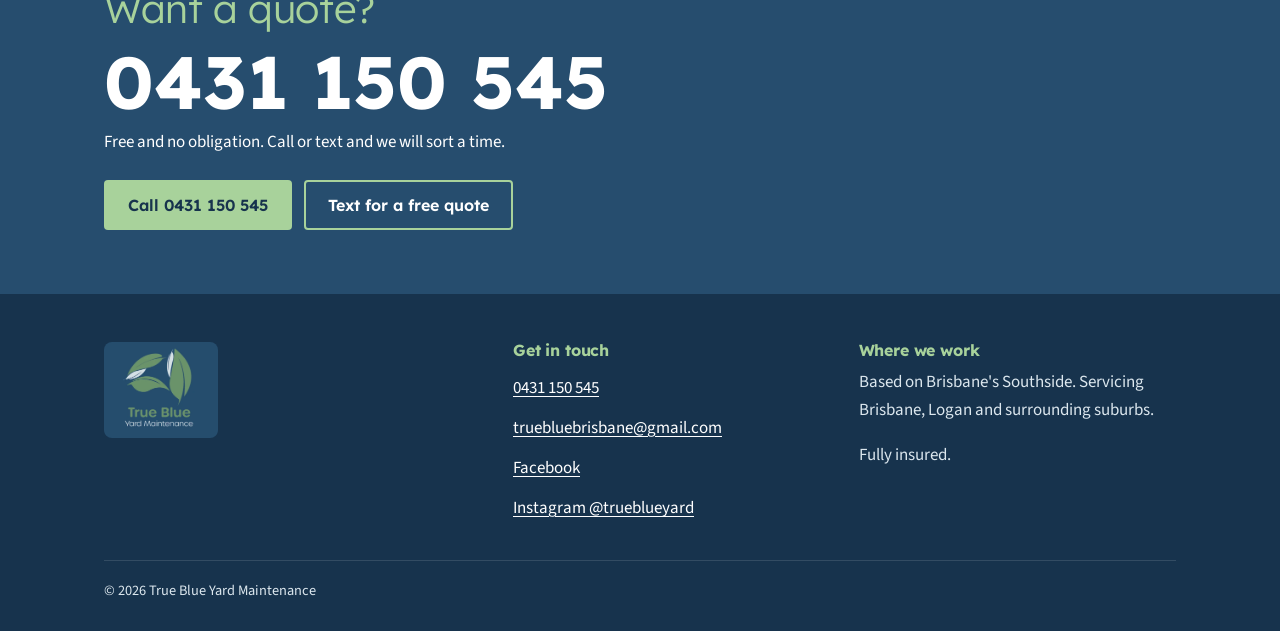
<file: services.html>
<!doctype html>
<html lang="en-AU">
<head>
<meta charset="utf-8">
<meta name="viewport" content="width=device-width, initial-scale=1">
<title>Lawn Mowing, Hedges and Yard Clean Ups | True Blue Yard Maintenance</title>
<meta name="description" content="Lawn mowing, edge trimming, hedge trimming, yard clean ups and pressure washing across Brisbane's Southside and Logan. Free, no obligation quotes.">
<meta property="og:type" content="website">
<meta property="og:title" content="Lawn Mowing, Hedges and Yard Clean Ups | True Blue Yard Maintenance">
<meta property="og:description" content="Lawn mowing, edge trimming, hedge trimming, yard clean ups and pressure washing across Brisbane's Southside and Logan. Free, no obligation quotes.">
<meta property="og:image" content="images/og-image.jpg">
<meta property="og:locale" content="en_AU">
<meta name="twitter:card" content="summary_large_image">
<meta name="twitter:title" content="Lawn Mowing, Hedges and Yard Clean Ups | True Blue Yard Maintenance">
<meta name="twitter:description" content="Lawn mowing, edge trimming, hedge trimming, yard clean ups and pressure washing across Brisbane's Southside and Logan. Free, no obligation quotes.">
<meta name="twitter:image" content="images/og-image.jpg">
<meta name="theme-color" content="#264d6e">
<link rel="icon" type="image/png" href="images/favicon.png">
<link rel="preconnect" href="https://fonts.googleapis.com">
<link rel="preconnect" href="https://fonts.gstatic.com" crossorigin>
<link href="https://fonts.googleapis.com/css2?family=Lexend:wght@300;700&amp;family=Source+Sans+3:wght@400;600&amp;display=swap" rel="stylesheet">
<link rel="stylesheet" href="styles.css">
<script src="main.js" defer></script>
</head>
<body>
<a class="skip-link" href="#main">Skip to content</a>
<header class="site-header">
  <div class="wrap header-inner">
    <a class="brand" href="index.html" aria-label="True Blue Yard Maintenance, home">
      <picture>
        <source srcset="images/true-blue-yard-maintenance-logo.webp" type="image/webp">
        <img src="images/true-blue-yard-maintenance-logo.png" alt="True Blue Yard Maintenance logo: five leaves in a circle on navy" width="536" height="450">
      </picture>
    </a>
    <button class="nav-toggle" type="button" aria-expanded="false" aria-controls="site-nav" aria-label="Menu"><span class="nav-toggle-bars"></span></button>
    <a class="btn btn-primary header-call" href="tel:+61431150545">Call 0431 150 545</a>
    <nav class="site-nav" id="site-nav" aria-label="Main">
      <ul>
        <li><a href="index.html">Home</a></li>
        <li><a href="services.html">Services</a></li>
        <li><a href="about.html">About</a></li>
        <li><a href="gallery.html">Gallery</a></li>
        <li><a href="contact.html">Contact</a></li>
      </ul>
    </nav>
  </div>
</header>
<main id="main">
<section class="page-hero on-navy">
  <div class="wrap">
    <p class="eyebrow">Services</p>
    <h1><span class="heavy">What we do.</span><span class="light">And how we leave it.</span></h1>
    <p>We turn up, do the job and clean the area before we go. Mowed lawns get edged and the paths blown down. Cut material gets cleared. No prices on this page because every yard is different, so quotes are free and no obligation.</p>
  </div>
</section>
<span class="edge" aria-hidden="true"></span>
<section class="section on-light">
  <div class="wrap">
    <div class="service-group reveal">
      <h2>Lawns</h2>
      <div>
        <ul class="tags"><li>Lawn mowing</li><li>Edge trimming</li><li>Ride-on and acreage mowing</li><li>Weed spraying</li><li>Grass removal</li></ul>
        <p>Regular or one off mowing, with the edges cut and the paths and driveway blown down after. For bigger blocks we use ride-on mowing. Weeds get sprayed and unwanted grass can be taken out.</p>
      </div>
    </div>
    <div class="service-group reveal">
      <h2>Hedges and trees</h2>
      <div>
        <ul class="tags"><li>Hedge trimming</li><li>Tree trimming</li><li>Branch lopping</li></ul>
        <p>Hedges cut back to shape and branches lopped where they hang over paths, fences or the yard. Everything cut gets cleared away.</p>
      </div>
    </div>
    <div class="service-group reveal">
      <h2>Yard clean ups</h2>
      <div>
        <ul class="tags"><li>Yard tidying</li><li>Garden clean ups</li><li>Plant removal</li><li>Rubbish removal and green waste</li></ul>
        <p>For yards that have got away from you. We clear the overgrowth, take out unwanted plants, remove the rubbish and green waste, and leave the area clean.</p>
      </div>
    </div>
    <div class="service-group reveal">
      <h2>Pressure washing and mulching</h2>
      <div>
        <ul class="tags"><li>Pressure washing</li><li>Mulching</li></ul>
        <p>Pressure washing for hard surfaces around the yard, and mulch to finish off garden beds.</p>
      </div>
    </div>
    <p class="ask-line">Not on the list? Ask.</p>
    <p>Quotes are free and no obligation, so a call or text costs you nothing.</p>
    <div class="btn-row"><a class="btn btn-dark" href="tel:+61431150545">Call 0431 150 545</a><a class="btn btn-line" href="sms:+61431150545">Text for a free quote</a></div>
  </div>
</section>
<section class="call-band on-navy" aria-labelledby="quote-h">
  <div class="wrap reveal">
    <h2 id="quote-h">Want a quote?</h2>
    <a class="phone-huge" href="tel:+61431150545">0431 150 545</a>
    <p>Free and no obligation. Call or text and we will sort a time.</p>
    <div class="btn-row">
      <a class="btn btn-primary" href="tel:+61431150545">Call 0431 150 545</a>
      <a class="btn btn-outline" href="sms:+61431150545">Text for a free quote</a>
    </div>
  </div>
</section>
</main>
<footer class="site-footer">
  <div class="wrap">
    <div class="footer-grid">
      <div>
        <picture>
          <source srcset="images/true-blue-yard-maintenance-logo.webp" type="image/webp">
          <img src="images/true-blue-yard-maintenance-logo.png" alt="True Blue Yard Maintenance logo" width="536" height="450" loading="lazy">
        </picture>
      </div>
      <div>
        <h2>Get in touch</h2>
        <ul>
          <li><a href="tel:+61431150545">0431 150 545</a></li>
          <li><a href="mailto:truebluebrisbane@gmail.com?subject=Quote%20request">truebluebrisbane@gmail.com</a></li>
          <li><a href="https://www.facebook.com/TrueBlueYardMaintenance/" target="_blank" rel="noopener noreferrer">Facebook</a></li>
          <li><a href="https://www.instagram.com/trueblueyard/" target="_blank" rel="noopener noreferrer">Instagram @trueblueyard</a></li>
        </ul>
      </div>
      <div>
        <h2>Where we work</h2>
        <p>Based on Brisbane's Southside. Servicing Brisbane, Logan and surrounding suburbs.</p>
        <p>Fully insured.</p>
      </div>
    </div>
    <div class="footer-base">&copy; 2026 True Blue Yard Maintenance</div>
  </div>
</footer>
</body>
</html>
</file>
<file: styles.css>
/* True Blue Yard Maintenance. Palette sampled from the supplied logo. */
:root {
  --navy: #264d6e;
  --navy-deep: #17334d;
  --leaf: #6c936c;
  --leaf-dark: #5d835d;
  --leaf-bright: #a8d29b;
  --leaf-ink: #3f6b38;
  --mist: #dce7ee;
  --paper: #f4f8fa;
  --white: #ffffff;
  --font-display: "Lexend", "Segoe UI", system-ui, sans-serif;
  --font-body: "Source Sans 3", "Segoe UI", system-ui, sans-serif;
  --gutter: 16px;
  --max: 1120px;
}

*, *::before, *::after { box-sizing: border-box; }
html { scroll-behavior: smooth; -webkit-text-size-adjust: 100%; }
body {
  margin: 0;
  background: var(--paper);
  color: var(--navy-deep);
  font-family: var(--font-body);
  font-size: 17px;
  line-height: 1.65;
}
img, picture { display: block; max-width: 100%; height: auto; }
a { color: var(--leaf-ink); text-underline-offset: 3px; }
a:hover { color: var(--navy); }
:focus-visible { outline: 3px solid var(--leaf-bright); outline-offset: 3px; border-radius: 2px; }
.on-light :focus-visible, main :focus-visible { outline-color: var(--navy); }
.on-navy :focus-visible, .site-header :focus-visible, .site-footer :focus-visible { outline-color: var(--leaf-bright); }

.skip-link {
  position: absolute; left: var(--gutter); top: -60px; z-index: 100;
  background: var(--leaf-bright); color: var(--navy-deep); padding: 10px 16px; font-weight: 600;
}
.skip-link:focus { top: 8px; }

.wrap { width: 100%; max-width: var(--max); margin: 0 auto; padding: 0 var(--gutter); }

h1, h2, h3 { font-family: var(--font-display); line-height: 1.12; margin: 0; letter-spacing: -0.01em; }
h1 { font-size: clamp(2.1rem, 8vw, 3.9rem); }
h2 { font-size: clamp(1.7rem, 5vw, 2.5rem); }
h3 { font-size: 1.25rem; }
.heavy { font-weight: 700; display: block; }
.light { font-weight: 300; display: block; }
p { margin: 0 0 1em; }
.eyebrow {
  font-family: var(--font-display); font-weight: 600; font-size: 0.82rem;
  letter-spacing: 0.08em; text-transform: uppercase; margin: 0 0 14px; color: var(--leaf-bright);
}
.on-light .eyebrow, .eyebrow.dark { color: var(--leaf-ink); }

/* Buttons */
.btn {
  display: inline-flex; align-items: center; justify-content: center; min-height: 48px;
  padding: 10px 22px; border-radius: 4px; font-family: var(--font-display); font-weight: 600;
  font-size: 1rem; text-decoration: none; border: 2px solid transparent;
  transition: background-color .15s, color .15s, border-color .15s;
}
.btn-primary { background: var(--leaf-bright); color: var(--navy-deep); }
.btn-primary:hover { background: var(--white); color: var(--navy-deep); }
.btn-outline { border-color: var(--leaf-bright); color: var(--white); background: transparent; }
.btn-outline:hover { background: var(--leaf-bright); color: var(--navy-deep); }
.btn-dark { background: var(--navy); color: var(--white); }
.btn-dark:hover { background: var(--navy-deep); color: var(--white); }
.btn-line { border-color: var(--navy); color: var(--navy); }
.btn-line:hover { background: var(--navy); color: var(--white); }
.btn-row { display: flex; flex-wrap: wrap; gap: 12px; margin-top: 24px; }

/* Header */
.site-header { background: var(--navy); color: var(--white); position: sticky; top: 0; z-index: 50; border-bottom: 1px solid rgba(255,255,255,.08); }
.header-inner { display: flex; align-items: center; gap: 12px; min-height: 76px; }
.brand { display: block; line-height: 0; margin-right: auto; flex: none; }
.brand img { height: 64px; width: auto; }
.nav-toggle {
  width: 48px; height: 48px; background: transparent; color: var(--white);
  border: 2px solid rgba(255,255,255,.35); border-radius: 4px; cursor: pointer;
  display: inline-flex; align-items: center; justify-content: center; order: 3;
}
.nav-toggle-bars, .nav-toggle-bars::before, .nav-toggle-bars::after {
  display: block; width: 20px; height: 2px; background: currentColor; position: relative; content: "";
}
.nav-toggle-bars::before { position: absolute; top: -6px; }
.nav-toggle-bars::after { position: absolute; top: 6px; }
.header-call { padding: 8px 14px; min-height: 44px; font-size: 0.9rem; order: 2; white-space: nowrap; }
.site-nav { display: none; position: absolute; left: 0; right: 0; top: 100%; background: var(--navy-deep); padding: 8px var(--gutter) 16px; }
.site-nav.is-open { display: block; }
.site-nav ul { list-style: none; margin: 0 auto; padding: 0; max-width: var(--max); }
.site-nav a {
  display: block; padding: 12px 0; min-height: 48px; color: var(--white); text-decoration: none;
  font-family: var(--font-display); font-weight: 400; border-bottom: 1px solid rgba(255,255,255,.1);
}
.site-nav a:hover { color: var(--leaf-bright); }
.site-nav a[aria-current="page"] { color: var(--leaf-bright); font-weight: 700; }

/* Hero */
.hero { background: var(--navy); color: var(--white); position: relative; }
.hero-inner { display: grid; gap: 32px; padding-top: 44px; padding-bottom: 56px; }
.hero h1 .light { color: var(--leaf-bright); margin-top: 6px; }
.hero .subline { font-size: 1.15rem; max-width: 34em; margin-top: 20px; color: var(--mist); }
.hero-mark {
  display: flex; align-items: center; justify-content: center;
  max-width: 420px; justify-self: start;
}
.hero-mark img { width: 100%; max-width: 320px; }
.stripes {
  height: 96px; background: repeating-linear-gradient(100deg, var(--leaf) 0 56px, var(--leaf-dark) 56px 112px);
  display: block;
}
html.js .stripes { clip-path: inset(0 100% 0 0); }
html.js .stripes.is-drawn { clip-path: inset(0 0 0 0); transition: clip-path 1.1s cubic-bezier(.2,.7,.2,1); }
.edge {
  height: 14px; display: block; background: repeating-linear-gradient(100deg, var(--leaf) 0 40px, var(--leaf-dark) 40px 80px);
}

/* Sections */
.section { padding: 64px 0; }
.section-mist { background: var(--mist); }
.section-navy { background: var(--navy); color: var(--white); }
.section-deep { background: var(--navy-deep); color: var(--white); }
.section-head { max-width: 40em; margin-bottom: 36px; }
.section-head p { color: inherit; margin-top: 14px; }
.section-navy .eyebrow, .section-deep .eyebrow { color: var(--leaf-bright); }

/* Proof strip */
.proof { background: var(--white); border-bottom: 1px solid var(--mist); }
.proof-grid { display: grid; gap: 0; }
.proof-item { padding: 22px 0; border-bottom: 1px solid var(--mist); }
.proof-item:last-child { border-bottom: 0; }
.proof-big { font-family: var(--font-display); font-weight: 700; font-size: 1.35rem; display: block; line-height: 1.2; color: var(--navy); }
.proof-big a { color: var(--navy); }
.proof-small { font-size: 0.9rem; color: var(--navy); display: block; margin-top: 4px; }

/* Service index */
.service-index { list-style: none; margin: 0; padding: 0; display: grid; gap: 0; }
.service-index li { padding: 20px 0; border-top: 1px solid rgba(23,51,77,.2); }
.service-index strong { display: block; font-family: var(--font-display); font-weight: 700; font-size: 1.5rem; line-height: 1.2; }
.service-index span { font-weight: 300; font-size: 1.05rem; }
.more-link { margin-top: 28px; }

/* Chips */
.chips { list-style: none; margin: 0; padding: 0; display: flex; flex-wrap: wrap; gap: 10px; }
.chips li {
  background: var(--mist); color: var(--navy-deep); border-radius: 999px; padding: 8px 18px;
  font-family: var(--font-display); font-weight: 400; font-size: 1rem;
}
.chips li b { font-weight: 700; margin-left: 4px; color: var(--leaf-ink); }
.chips.small li { background: var(--white); }

/* Steps */
.steps { list-style: none; margin: 0; padding: 0; display: grid; gap: 0; position: relative; }
.steps li { padding: 0 0 28px 56px; position: relative; }
.steps li::before {
  content: attr(data-step); position: absolute; left: 0; top: 0; width: 40px; height: 40px; border-radius: 50%;
  background: var(--navy); color: var(--leaf-bright); font-family: var(--font-display); font-weight: 700;
  display: flex; align-items: center; justify-content: center;
}
.steps li:not(:last-child)::after { content: ""; position: absolute; left: 19px; top: 40px; bottom: 0; width: 2px; background: var(--leaf); }
.steps h3 { margin-bottom: 4px; }
.steps p { margin: 0; }

/* Area */
.area { display: grid; gap: 24px; }
.area h2 { margin-bottom: 14px; }
.area p.big { font-family: var(--font-display); font-weight: 300; font-size: 1.5rem; line-height: 1.35; margin-bottom: 14px; }
.social-list { list-style: none; padding: 0; margin: 0; display: flex; flex-wrap: wrap; gap: 12px 24px; }
.social-list a { font-weight: 600; display: inline-block; padding: 10px 0; min-height: 44px; }

/* Call band */
.call-band { background: var(--navy); color: var(--white); padding: 64px 0; }
.call-band h2 { color: var(--leaf-bright); font-weight: 300; }
.phone-huge {
  display: block; font-family: var(--font-display); font-weight: 700; color: var(--white);
  font-size: clamp(2.2rem, 11vw, 4.6rem); text-decoration: none; line-height: 1.1; margin: 10px 0 6px;
}
.phone-huge:hover { color: var(--leaf-bright); }

/* Footer */
.site-footer { background: var(--navy-deep); color: var(--mist); padding: 48px 0 28px; }
.footer-grid { display: grid; gap: 28px; }
.site-footer img { height: 96px; width: auto; border-radius: 8px; }
.site-footer a { color: var(--white); }
.site-footer a:hover { color: var(--leaf-bright); }
.site-footer h2 { font-size: 1rem; font-weight: 700; color: var(--leaf-bright); margin-bottom: 8px; }
.site-footer ul { list-style: none; margin: 0; padding: 0; }
.site-footer li a { display: inline-block; padding: 6px 0; min-height: 36px; }
.footer-base { border-top: 1px solid rgba(255,255,255,.12); margin-top: 32px; padding-top: 18px; font-size: 0.9rem; }

/* Inner pages */
.page-hero { background: var(--navy); color: var(--white); padding: 56px 0 52px; }
.page-hero h1 .light { color: var(--leaf-bright); margin-top: 6px; }
.page-hero p { max-width: 38em; margin-top: 18px; color: var(--mist); font-size: 1.12rem; }

.service-group { display: grid; gap: 14px; padding: 36px 0; border-top: 1px solid rgba(23,51,77,.2); }
.service-group:first-of-type { border-top: 0; }
.service-group ul.tags { list-style: none; padding: 0; margin: 0; display: flex; flex-wrap: wrap; gap: 8px; }
.service-group ul.tags li { background: var(--mist); border-radius: 999px; padding: 4px 14px; font-size: 0.95rem; }
.service-group p { margin: 0; max-width: 40em; }
.ask-line { font-family: var(--font-display); font-weight: 300; font-size: 1.4rem; margin-top: 12px; }

.about-grid { display: grid; gap: 40px; }
.about-block h2 { margin-bottom: 14px; }
.about-block p { max-width: 40em; }
.fact-list { list-style: none; padding: 0; margin: 0 0 1em; }
.fact-list li { padding: 10px 0 10px 28px; position: relative; border-bottom: 1px solid rgba(23,51,77,.15); }
.fact-list li::before { content: ""; position: absolute; left: 0; top: 20px; width: 14px; height: 4px; background: var(--leaf); }

.contact-grid { display: grid; gap: 40px; }
.contact-card { background: var(--white); border: 1px solid var(--mist); border-radius: 8px; padding: 28px 24px; }
.contact-card h2 { font-size: 1.25rem; margin-bottom: 10px; }
.contact-card .phone-huge { color: var(--navy); font-size: clamp(2rem, 9vw, 3.2rem); }
.contact-card .phone-huge:hover { color: var(--leaf-ink); }
.checklist { margin: 0; padding-left: 1.2em; }
.checklist li { margin-bottom: 6px; }

/* Gallery */
.gallery-grid { list-style: none; padding: 0; margin: 0; display: grid; gap: 12px; grid-template-columns: repeat(2, 1fr); }
.gallery-grid a { display: block; border-radius: 6px; overflow: hidden; background: var(--mist); }
.gallery-grid img { width: 100%; height: 100%; aspect-ratio: 4 / 3; object-fit: cover; transition: transform .25s; }
.gallery-grid a:hover img { transform: scale(1.03); }
.gallery-note { background: var(--white); border: 1px solid var(--mist); border-radius: 8px; padding: 28px 24px; max-width: 40em; }
.lightbox {
  position: fixed; inset: 0; z-index: 200; background: rgba(23,51,77,.96); display: none;
  align-items: center; justify-content: center; padding: 56px 12px 20px;
}
.lightbox.is-open { display: flex; }
.lightbox img { max-height: 80vh; max-width: 100%; width: auto; object-fit: contain; }
.lightbox button {
  position: absolute; width: 48px; height: 48px; border-radius: 4px; border: 2px solid rgba(255,255,255,.4);
  background: var(--navy-deep); color: var(--white); font-size: 1.4rem; cursor: pointer; line-height: 1;
}
.lightbox button:hover { background: var(--leaf-bright); color: var(--navy-deep); }
.lb-close { top: 8px; right: 8px; }
.lb-prev { left: 8px; top: 50%; }
.lb-next { right: 8px; top: 50%; }

/* Reveal */
html.js .reveal { opacity: 0; transform: translateY(16px); }
html.js .reveal.is-in { opacity: 1; transform: none; transition: opacity .6s ease, transform .6s ease; }

@media (min-width: 640px) {
  :root { --gutter: 24px; }
  .proof-grid { grid-template-columns: repeat(3, 1fr); gap: 32px; }
  .proof-item { border-bottom: 0; padding: 28px 0; }
  .service-index { grid-template-columns: 1fr 1fr; column-gap: 48px; }
  .steps { grid-template-columns: repeat(3, 1fr); gap: 24px; }
  .steps li { padding: 56px 0 0; }
  .steps li:not(:last-child)::after { left: 52px; right: -24px; top: 19px; bottom: auto; width: auto; height: 2px; }
  .gallery-grid { grid-template-columns: repeat(3, 1fr); }
  .footer-grid { grid-template-columns: 1.2fr 1fr 1fr; }
  .service-group { grid-template-columns: 1fr 2fr; gap: 32px; }
  .contact-grid { grid-template-columns: 1fr 1fr; }
  .area { grid-template-columns: 1.6fr 1fr; align-items: center; }
}

@media (min-width: 960px) {
  .nav-toggle { display: none; }
  .header-inner { gap: 28px; }
  .site-nav { display: block; position: static; background: transparent; padding: 0; margin-right: 0; order: 1; }
  .site-nav ul { display: flex; gap: 6px; }
  .site-nav a { border: 0; padding: 10px 12px; min-height: 44px; font-size: 0.98rem; }
  .header-call { font-size: 1rem; padding: 8px 20px; }
  .brand { margin-right: auto; }
  .hero-inner { grid-template-columns: 1.3fr 1fr; align-items: center; padding-top: 72px; padding-bottom: 80px; }
  .hero-mark { justify-self: end; }
  .stripes { height: 120px; }
  .about-grid { grid-template-columns: 1fr 1fr; }
}

@media (prefers-reduced-motion: reduce) {
  html { scroll-behavior: auto; }
  *, *::before, *::after { transition: none !important; animation: none !important; }
  html.js .reveal, html.js .reveal.is-in { opacity: 1; transform: none; }
  html.js .stripes { clip-path: none; }
  .gallery-grid a:hover img { transform: none; }
}

.h-sm { font-size: 1.25rem; margin-bottom: 10px; }
.h-gap { margin-top: 28px; }
.h-mb { margin-bottom: 14px; }
</file>
